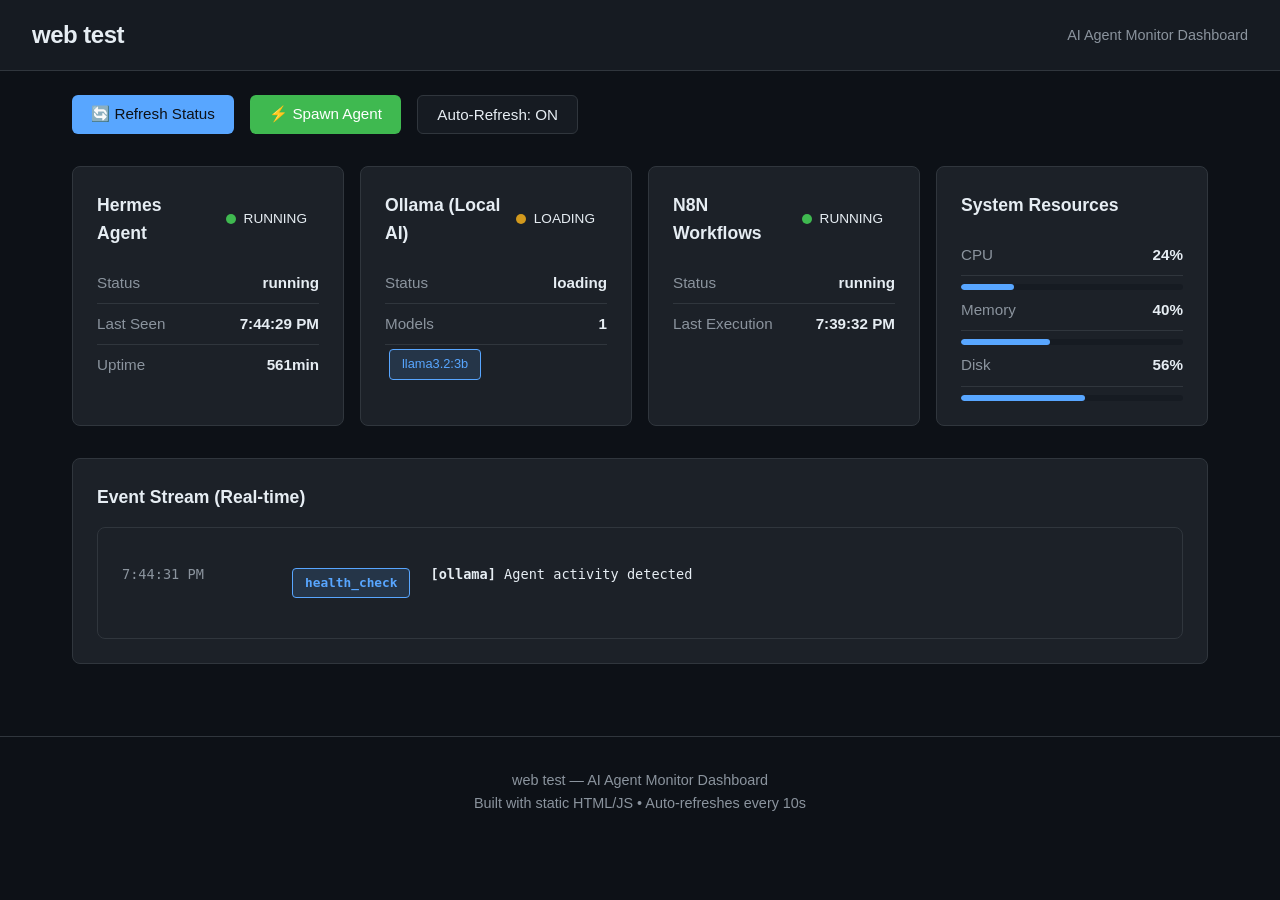
<file: index.html>
<!DOCTYPE html>
<html lang="en">
<head>
    <meta charset="UTF-8">
    <meta name="viewport" content="width=device-width, initial-scale=1.0">
    <title>web test - AI Agent Monitor</title>
    <style>
        :root {
            --bg-primary: #0d1117;
            --bg-secondary: #161b22;
            --bg-card: #1c2128;
            --border: #30363d;
            --text-primary: #e6edf3;
            --text-muted: #8b949e;
            --accent: #58a6ff;
            --success: #3fb950;
            --warning: #d2991d;
            --error: #f85149;
        }

        * {
            margin: 0;
            padding: 0;
            box-sizing: border-box;
        }

        body {
            font-family: -apple-system, BlinkMacSystemFont, 'Segoe UI', sans-serif;
            background: var(--bg-primary);
            color: var(--text-primary);
            line-height: 1.6;
        }

        .navbar {
            background: var(--bg-secondary);
            border-bottom: 1px solid var(--border);
            padding: 1rem 2rem;
            display: flex;
            justify-content: space-between;
            align-items: center;
            position: sticky;
            top: 0;
            z-index: 100;
        }

        .navbar-brand {
            font-size: 1.5rem;
            font-weight: 700;
            letter-spacing: -0.5px;
        }

        .navbar-text {
            color: var(--text-muted);
            font-size: 0.9rem;
        }

        .container {
            max-width: 1200px;
            margin: 0 auto;
            padding: 1.5rem 2rem;
        }

        .grid {
            display: grid;
            grid-template-columns: repeat(auto-fit, minmax(250px, 1fr));
            gap: 1rem;
            margin-bottom: 2rem;
        }

        .card {
            background: var(--bg-card);
            border: 1px solid var(--border);
            border-radius: 8px;
            padding: 1.5rem;
            transition: border-color 0.3s, box-shadow 0.3s;
        }

        .card:hover {
            border-color: var(--accent);
            box-shadow: 0 0 20px rgba(88, 166, 255, 0.1);
        }

        .card-header {
            font-size: 1.1rem;
            font-weight: 600;
            margin-bottom: 1rem;
            display: flex;
            justify-content: space-between;
            align-items: center;
        }

        .card-body {
            font-size: 0.95rem;
        }

        .stat {
            display: flex;
            justify-content: space-between;
            padding: 0.5rem 0;
            border-bottom: 1px solid var(--border);
        }

        .stat:last-child {
            border-bottom: none;
        }

        .stat-label {
            color: var(--text-muted);
        }

        .stat-value {
            font-weight: 600;
            color: var(--text-primary);
        }

        .status-badge {
            display: inline-flex;
            align-items: center;
            gap: 0.5rem;
            padding: 0.25rem 0.75rem;
            border-radius: 20px;
            font-size: 0.85rem;
            font-weight: 500;
        }

        .status-dot {
            width: 10px;
            height: 10px;
            border-radius: 50%;
            display: inline-block;
        }

        .status-running { background: var(--success); }
        .status-warning { background: var(--warning); }
        .status-error { background: var(--error); }
        .status-unknown { background: var(--text-muted); }

        .badge {
            display: inline-block;
            padding: 0.25rem 0.75rem;
            border-radius: 4px;
            font-size: 0.8rem;
            margin: 0.25rem;
            background: var(--bg-secondary);
            border: 1px solid var(--border);
        }

        .badge-info {
            background: rgba(88, 166, 255, 0.15);
            border-color: var(--accent);
            color: var(--accent);
        }

        .badge-success {
            background: rgba(63, 185, 80, 0.15);
            border-color: var(--success);
            color: var(--success);
        }

        .badge-error {
            background: rgba(248, 81, 73, 0.15);
            border-color: var(--error);
            color: var(--error);
        }

        .event-log {
            background: var(--bg-card);
            border: 1px solid var(--border);
            border-radius: 8px;
            padding: 1.5rem;
            max-height: 500px;
            overflow-y: auto;
            font-family: 'Monaco', 'Menlo', monospace;
            font-size: 0.85rem;
        }

        .event {
            padding: 0.75rem 0;
            border-bottom: 1px solid var(--border);
            display: flex;
            gap: 1rem;
        }

        .event:last-child {
            border-bottom: none;
        }

        .event-time {
            color: var(--text-muted);
            min-width: 150px;
            flex-shrink: 0;
        }

        .event-type {
            font-weight: 600;
            min-width: 100px;
            flex-shrink: 0;
        }

        .event-message {
            flex: 1;
            word-break: break-word;
        }

        .actions {
            display: flex;
            gap: 1rem;
            margin-bottom: 2rem;
            flex-wrap: wrap;
        }

        button {
            padding: 0.6rem 1.2rem;
            border: none;
            border-radius: 6px;
            font-size: 0.95rem;
            font-weight: 500;
            cursor: pointer;
            transition: all 0.3s;
        }

        .btn-primary {
            background: var(--accent);
            color: var(--bg-primary);
        }

        .btn-primary:hover {
            background: #79b8ff;
            transform: translateY(-2px);
        }

        .btn-success {
            background: var(--success);
            color: white;
        }

        .btn-success:hover {
            background: #3fb950;
            transform: translateY(-2px);
        }

        .btn-secondary {
            background: var(--bg-secondary);
            color: var(--text-primary);
            border: 1px solid var(--border);
        }

        .btn-secondary:hover {
            border-color: var(--accent);
        }

        .placeholder {
            color: var(--text-muted);
            font-style: italic;
            padding: 1rem;
            text-align: center;
        }

        footer {
            text-align: center;
            padding: 2rem;
            color: var(--text-muted);
            border-top: 1px solid var(--border);
            margin-top: 3rem;
            font-size: 0.9rem;
        }

        .progress-bar {
            width: 100%;
            height: 6px;
            background: var(--bg-secondary);
            border-radius: 3px;
            overflow: hidden;
            margin-top: 0.5rem;
        }

        .progress-fill {
            height: 100%;
            background: var(--accent);
            border-radius: 3px;
            transition: width 0.3s;
        }

        @media (max-width: 768px) {
            .navbar {
                padding: 1rem;
                flex-direction: column;
                gap: 0.5rem;
            }

            .grid {
                grid-template-columns: 1fr;
            }

            .container {
                padding: 1rem;
            }
        }
    </style>
</head>
<body>
    <nav class="navbar">
        <div class="navbar-brand">web test</div>
        <div class="navbar-text">AI Agent Monitor Dashboard</div>
    </nav>

    <div class="container">
        <!-- Actions -->
        <div class="actions">
            <button class="btn-primary" onclick="refreshStatus()">🔄 Refresh Status</button>
            <button class="btn-success" onclick="spawnAgent()">⚡ Spawn Agent</button>
            <button class="btn-secondary" onclick="toggleAutoRefresh()" id="auto-refresh-btn">Auto-Refresh: ON</button>
        </div>

        <!-- Status Cards -->
        <div class="grid">
            <div class="card">
                <div class="card-header">
                    Hermes Agent
                    <div class="status-badge" id="hermes-status">
                        <div class="status-dot status-unknown"></div>
                        <span>Unknown</span>
                    </div>
                </div>
                <div class="card-body">
                    <div class="stat">
                        <span class="stat-label">Status</span>
                        <span class="stat-value" id="hermes-status-text">Disconnected</span>
                    </div>
                    <div class="stat">
                        <span class="stat-label">Last Seen</span>
                        <span class="stat-value" id="hermes-last">--</span>
                    </div>
                    <div class="stat">
                        <span class="stat-label">Uptime</span>
                        <span class="stat-value" id="hermes-uptime">--</span>
                    </div>
                </div>
            </div>

            <div class="card">
                <div class="card-header">
                    Ollama (Local AI)
                    <div class="status-badge" id="ollama-status">
                        <div class="status-dot status-unknown"></div>
                        <span>Unknown</span>
                    </div>
                </div>
                <div class="card-body">
                    <div class="stat">
                        <span class="stat-label">Status</span>
                        <span class="stat-value" id="ollama-status-text">Disconnected</span>
                    </div>
                    <div class="stat">
                        <span class="stat-label">Models</span>
                        <span class="stat-value" id="ollama-models">0</span>
                    </div>
                    <div id="models-list"></div>
                </div>
            </div>

            <div class="card">
                <div class="card-header">
                    N8N Workflows
                    <div class="status-badge" id="n8n-status">
                        <div class="status-dot status-unknown"></div>
                        <span>Unknown</span>
                    </div>
                </div>
                <div class="card-body">
                    <div class="stat">
                        <span class="stat-label">Status</span>
                        <span class="stat-value" id="n8n-status-text">Disconnected</span>
                    </div>
                    <div class="stat">
                        <span class="stat-label">Last Execution</span>
                        <span class="stat-value" id="n8n-last">--</span>
                    </div>
                </div>
            </div>

            <div class="card">
                <div class="card-header">System Resources</div>
                <div class="card-body">
                    <div class="stat">
                        <span class="stat-label">CPU</span>
                        <span class="stat-value" id="sys-cpu">--</span>
                    </div>
                    <div class="progress-bar">
                        <div class="progress-fill" id="cpu-bar" style="width: 0%"></div>
                    </div>
                    <div class="stat">
                        <span class="stat-label">Memory</span>
                        <span class="stat-value" id="sys-mem">--</span>
                    </div>
                    <div class="progress-bar">
                        <div class="progress-fill" id="mem-bar" style="width: 0%"></div>
                    </div>
                    <div class="stat">
                        <span class="stat-label">Disk</span>
                        <span class="stat-value" id="sys-disk">--</span>
                    </div>
                    <div class="progress-bar">
                        <div class="progress-fill" id="disk-bar" style="width: 0%"></div>
                    </div>
                </div>
            </div>
        </div>

        <!-- Event Log -->
        <div class="card">
            <div class="card-header">Event Stream (Real-time)</div>
            <div class="event-log" id="event-log">
                <div class="placeholder">No events yet. Waiting for agent activity...</div>
            </div>
        </div>
    </div>

    <footer>
        <p>web test &mdash; AI Agent Monitor Dashboard</p>
        <p>Built with static HTML/JS • Auto-refreshes every 10s</p>
    </footer>

    <script>
        // State management
        const state = {
            autoRefresh: true,
            events: [],
            agents: {
                hermes: { status: 'unknown', lastSeen: null, uptime: 0 },
                ollama: { status: 'unknown', models: [] },
                n8n: { status: 'unknown', lastExecution: null },
                system: { cpu: 0, mem: 0, disk: 0 }
            }
        };

        // Mock data generator (simulates real monitoring)
        function generateMockData() {
            const now = new Date();
            const randomize = (base, variance = 15) => {
                return Math.max(0, base + (Math.random() - 0.5) * variance);
            };

            state.agents.hermes = {
                status: Math.random() > 0.1 ? 'running' : 'idle',
                lastSeen: new Date(now - Math.random() * 60000).toISOString(),
                uptime: Math.floor(Math.random() * 1440) + 'min'
            };

            state.agents.ollama = {
                status: Math.random() > 0.05 ? 'running' : 'loading',
                models: ['llama3.2:3b', 'mistral:latest'].slice(0, Math.random() > 0.3 ? 2 : 1)
            };

            state.agents.n8n = {
                status: Math.random() > 0.15 ? 'running' : 'idle',
                lastExecution: new Date(now - Math.random() * 300000).toISOString()
            };

            state.agents.system = {
                cpu: randomize(25, 20),
                mem: randomize(45, 15),
                disk: randomize(60, 10)
            };

            // Add mock event
            if (Math.random() > 0.7) {
                const types = ['health_check', 'api_call', 'delegate_task', 'workflow_exec'];
                const sources = ['hermes', 'ollama', 'n8n', 'system'];
                state.events.unshift({
                    id: Date.now(),
                    timestamp: now.toISOString(),
                    type: types[Math.floor(Math.random() * types.length)],
                    source: sources[Math.floor(Math.random() * sources.length)],
                    message: 'Agent activity detected',
                    level: Math.random() > 0.8 ? 'warning' : 'info'
                });
            }

            if (state.events.length > 50) state.events.pop();
        }

        function getStatusClass(status) {
            const map = {
                'running': 'status-running',
                'idle': 'status-warning',
                'error': 'status-error',
                'unknown': 'status-unknown',
                'loading': 'status-warning'
            };
            return map[status] || 'status-unknown';
        }

        function updateUI() {
            const data = state.agents;

            // Hermes
            document.getElementById('hermes-status').innerHTML = `
                <div class="status-dot ${getStatusClass(data.hermes.status)}"></div>
                <span>${data.hermes.status.toUpperCase()}</span>
            `;
            document.getElementById('hermes-status-text').textContent = data.hermes.status;
            document.getElementById('hermes-last').textContent = data.hermes.lastSeen ? new Date(data.hermes.lastSeen).toLocaleTimeString() : '--';
            document.getElementById('hermes-uptime').textContent = data.hermes.uptime;

            // Ollama
            document.getElementById('ollama-status').innerHTML = `
                <div class="status-dot ${getStatusClass(data.ollama.status)}"></div>
                <span>${data.ollama.status.toUpperCase()}</span>
            `;
            document.getElementById('ollama-status-text').textContent = data.ollama.status;
            document.getElementById('ollama-models').textContent = data.ollama.models.length;
            document.getElementById('models-list').innerHTML = data.ollama.models
                .map(m => `<span class="badge badge-info">${m}</span>`)
                .join('');

            // N8N
            document.getElementById('n8n-status').innerHTML = `
                <div class="status-dot ${getStatusClass(data.n8n.status)}"></div>
                <span>${data.n8n.status.toUpperCase()}</span>
            `;
            document.getElementById('n8n-status-text').textContent = data.n8n.status;
            document.getElementById('n8n-last').textContent = data.n8n.lastExecution ? new Date(data.n8n.lastExecution).toLocaleTimeString() : '--';

            // System
            document.getElementById('sys-cpu').textContent = Math.round(data.system.cpu) + '%';
            document.getElementById('cpu-bar').style.width = data.system.cpu + '%';
            document.getElementById('sys-mem').textContent = Math.round(data.system.mem) + '%';
            document.getElementById('mem-bar').style.width = data.system.mem + '%';
            document.getElementById('sys-disk').textContent = Math.round(data.system.disk) + '%';
            document.getElementById('disk-bar').style.width = data.system.disk + '%';

            // Events
            const log = document.getElementById('event-log');
            if (state.events.length === 0) {
                log.innerHTML = '<div class="placeholder">No events recorded</div>';
            } else {
                log.innerHTML = state.events.map(e => `
                    <div class="event">
                        <span class="event-time">${new Date(e.timestamp).toLocaleTimeString()}</span>
                        <span class="event-type badge badge-${e.level === 'error' ? 'error' : 'info'}">${e.type}</span>
                        <span class="event-message"><strong>[${e.source}]</strong> ${e.message}</span>
                    </div>
                `).join('');
            }
        }

        function refreshStatus() {
            generateMockData();
            updateUI();
        }

        function spawnAgent() {
            const goal = prompt('Enter agent goal:', 'Monitor system activity');
            if (goal) {
                state.events.unshift({
                    id: Date.now(),
                    timestamp: new Date().toISOString(),
                    type: 'delegate_task',
                    source: 'hermes',
                    message: `Agent spawned: "${goal.substring(0, 50)}..."`,
                    level: 'success'
                });
                updateUI();
                alert('✓ Agent spawned successfully');
            }
        }

        function toggleAutoRefresh() {
            state.autoRefresh = !state.autoRefresh;
            const btn = document.getElementById('auto-refresh-btn');
            btn.textContent = `Auto-Refresh: ${state.autoRefresh ? 'ON' : 'OFF'}`;
            btn.style.opacity = state.autoRefresh ? '1' : '0.6';
        }

        // Initial load
        document.addEventListener('DOMContentLoaded', () => {
            refreshStatus();

            // Auto-refresh every 10 seconds
            setInterval(() => {
                if (state.autoRefresh) {
                    generateMockData();
                    updateUI();
                }
            }, 10000);
        });
    </script>
</body>
</html>
</file>
